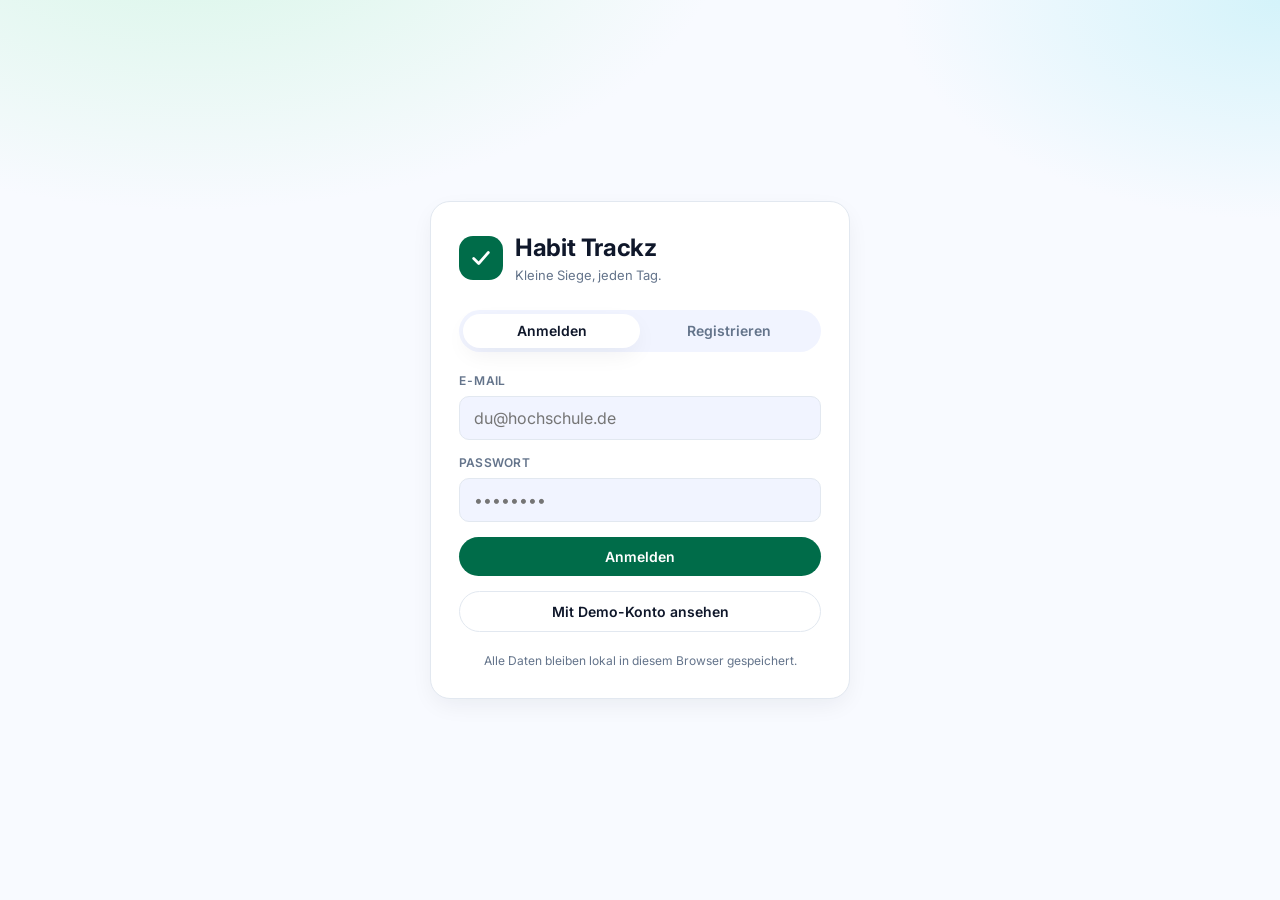
<file: habit-trackz/index.html>
<!DOCTYPE html>
<html lang="de">
<head>
  <meta charset="UTF-8" />
  <meta name="viewport" content="width=device-width, initial-scale=1.0" />
  <title>Habit Trackz</title>
  <link rel="preconnect" href="https://fonts.googleapis.com" />
  <link rel="preconnect" href="https://fonts.gstatic.com" crossorigin />
  <link href="https://fonts.googleapis.com/css2?family=Inter:wght@400;500;600;700&display=swap" rel="stylesheet" />
  <link rel="stylesheet" href="css/styles.css" />
</head>
<body>

<!-- ======================= AUTH ======================= -->
<div id="auth-screen" class="auth-screen">
  <div class="auth-card">
    <div class="brand">
      <div class="brand-mark" aria-hidden="true">
        <svg viewBox="0 0 24 24" width="22" height="22" fill="none" stroke="currentColor" stroke-width="3" stroke-linecap="round" stroke-linejoin="round"><polyline points="4 12.5 9.5 18 20 6"/></svg>
      </div>
      <div>
        <h1>Habit Trackz</h1>
        <p class="brand-sub">Kleine Siege, jeden Tag.</p>
      </div>
    </div>

    <div class="tabs" role="tablist">
      <button class="tab is-active" data-auth-tab="login" role="tab">Anmelden</button>
      <button class="tab" data-auth-tab="register" role="tab">Registrieren</button>
    </div>

    <!-- Login -->
    <form id="login-form" class="auth-form" novalidate>
      <label class="field">
        <span>E-Mail</span>
        <input type="email" name="email" autocomplete="email" placeholder="du@hochschule.de" required />
      </label>
      <label class="field">
        <span>Passwort</span>
        <input type="password" name="password" autocomplete="current-password" placeholder="••••••••" required />
      </label>
      <p class="form-error" id="login-error" role="alert" hidden></p>
      <button type="submit" class="btn btn-primary btn-block">Anmelden</button>
      <button type="button" class="btn btn-ghost btn-block" id="demo-login">Mit Demo-Konto ansehen</button>
    </form>

    <!-- Registrierung -->
    <form id="register-form" class="auth-form" hidden novalidate>
      <label class="field">
        <span>Name</span>
        <input type="text" name="name" autocomplete="name" placeholder="Vorname Nachname" required />
      </label>
      <label class="field">
        <span>E-Mail</span>
        <input type="email" name="email" autocomplete="email" placeholder="du@hochschule.de" required />
      </label>
      <label class="field">
        <span>Geburtstag</span>
        <input type="date" name="birthday" />
      </label>
      <label class="field">
        <span>Passwort</span>
        <input type="password" name="password" autocomplete="new-password" placeholder="min. 8 Zeichen, 1 Ziffer" required />
        <small class="hint">Mindestens 8 Zeichen und eine Ziffer oder ein Sonderzeichen.</small>
      </label>
      <label class="checkbox">
        <input type="checkbox" name="demo" checked />
        <span>Beispiel-Gewohnheiten mit Verlauf anlegen</span>
      </label>
      <p class="form-error" id="register-error" role="alert" hidden></p>
      <button type="submit" class="btn btn-primary btn-block">Konto erstellen</button>
    </form>

    <p class="auth-note">Alle Daten bleiben lokal in diesem Browser gespeichert.</p>
  </div>
</div>

<!-- ======================= APP ======================= -->
<div id="app" class="app" hidden>

  <header class="topbar">
    <div class="brand brand-sm">
      <div class="brand-mark" aria-hidden="true">
        <svg viewBox="0 0 24 24" width="18" height="18" fill="none" stroke="currentColor" stroke-width="3" stroke-linecap="round" stroke-linejoin="round"><polyline points="4 12.5 9.5 18 20 6"/></svg>
      </div>
      <div>
        <strong>Habit Trackz</strong>
        <span class="topbar-view" id="view-label">Dashboard</span>
      </div>
    </div>
    <div class="topbar-actions">
      <button class="icon-btn" id="theme-toggle" title="Hell / Dunkel umschalten" aria-label="Design umschalten">🌙</button>
      <button class="icon-btn avatar" id="account-btn" aria-label="Konto">👤</button>
    </div>
  </header>

  <main class="content">

    <!-- ---------- Dashboard ---------- -->
    <section class="view" id="view-dashboard">
      <p class="eyebrow">Tagesübersicht</p>
      <h2 class="page-title" id="today-title">Heute</h2>

      <div class="card week-strip" id="week-strip"></div>

      <div class="card momentum">
        <div class="momentum-text">
          <p class="eyebrow">Momentum</p>
          <p class="big-number"><span id="consistency-value">0</span><span class="percent">%</span> <span class="muted">Konsistenz</span></p>
          <p class="streak-line">🔥 <span id="best-streak">0</span> Tage längster aktiver Streak</p>
        </div>
        <div class="ring-wrap">
          <svg class="ring" viewBox="0 0 120 120" aria-hidden="true">
            <circle class="ring-track" cx="60" cy="60" r="52" />
            <circle class="ring-fill" id="ring-fill" cx="60" cy="60" r="52" />
          </svg>
          <span class="ring-label" id="ring-label">0/0</span>
        </div>
      </div>

      <div class="stat-row">
        <div class="stat stat-done">
          <span class="stat-icon">✓</span>
          <div><p class="stat-label">Erledigt</p><p class="stat-value" id="count-done">0 Habits</p></div>
        </div>
        <div class="stat stat-todo">
          <span class="stat-icon">◷</span>
          <div><p class="stat-label">Offen</p><p class="stat-value" id="count-todo">0 Habits</p></div>
        </div>
      </div>

      <div class="card quote">
        <p class="eyebrow accent">Gedanke des Tages</p>
        <p class="quote-text" id="quote-text">Kleine Erfolge summieren sich leise zu großen Veränderungen.</p>
      </div>

      <div class="section-head">
        <h3>Heute fällig <span class="pill" id="today-total">0</span></h3>
        <button class="link-btn" data-nav="habits">Alle ansehen →</button>
      </div>
      <div id="today-open"></div>

      <details class="done-section" id="done-section" open>
        <summary>Erledigt <span class="pill" id="done-count-pill">0</span></summary>
        <div id="today-done"></div>
      </details>

      <div class="card cta" id="cta-create">
        <div class="cta-icon">＋</div>
        <div class="cta-text">
          <strong>Neue Gewohnheit anlegen</strong>
          <span>In unter 20 Sekunden eingerichtet</span>
        </div>
        <button class="btn btn-primary" data-open-editor>Erstellen</button>
      </div>

      <div class="card">
        <div class="section-head tight">
          <h3>Konsistenz der letzten 12 Wochen</h3>
        </div>
        <div class="heatmap" id="heatmap"></div>
        <div class="heatmap-legend">
          <span>weniger</span>
          <i class="hm-cell level-0"></i><i class="hm-cell level-1"></i><i class="hm-cell level-2"></i><i class="hm-cell level-3"></i><i class="hm-cell level-4"></i>
          <span>mehr</span>
        </div>
      </div>
    </section>

    <!-- ---------- Habits ---------- -->
    <section class="view" id="view-habits" hidden>
      <p class="eyebrow">Übersicht</p>
      <h2 class="page-title">Alle Gewohnheiten</h2>

      <div class="search-wrap">
        <span class="search-icon">🔍</span>
        <input type="search" id="habit-search" placeholder="Gewohnheit suchen…" aria-label="Gewohnheiten durchsuchen" />
      </div>

      <div class="chips" id="category-chips"></div>

      <div id="habit-groups"></div>

      <div class="empty" id="habits-empty" hidden>
        <p>Keine Gewohnheit gefunden.</p>
        <button class="btn btn-primary" data-open-editor>Neue Gewohnheit</button>
      </div>
    </section>

    <!-- ---------- Account ---------- -->
    <section class="view" id="view-account" hidden>
      <p class="eyebrow">Profil</p>
      <h2 class="page-title">Konto</h2>

      <div class="card profile">
        <div class="profile-avatar" id="profile-initials">··</div>
        <div>
          <strong id="profile-name">—</strong>
          <span class="muted" id="profile-email">—</span>
          <span class="muted" id="profile-birthday"></span>
        </div>
      </div>

      <div class="stat-grid">
        <div class="card mini-stat"><p class="mini-value" id="stat-habits">0</p><p class="mini-label">Gewohnheiten</p></div>
        <div class="card mini-stat"><p class="mini-value" id="stat-completions">0</p><p class="mini-label">Abhakungen</p></div>
        <div class="card mini-stat"><p class="mini-value" id="stat-longest">0</p><p class="mini-label">Längster Streak</p></div>
        <div class="card mini-stat"><p class="mini-value" id="stat-consistency">0%</p><p class="mini-label">Konsistenz 30 T.</p></div>
      </div>

      <div class="card settings">
        <h3>Einstellungen</h3>
        <label class="switch-row">
          <span><strong>Dunkles Design</strong><small>Schwarz mit blauen Akzenten</small></span>
          <input type="checkbox" id="setting-theme" class="switch" />
        </label>
        <label class="switch-row">
          <span><strong>Ton beim Abhaken</strong><small>Kurzes „Pling“ als Bestätigung</small></span>
          <input type="checkbox" id="setting-sound" class="switch" />
        </label>
        <label class="switch-row">
          <span><strong>Erinnerungen</strong><small>Benachrichtigungen vor der geplanten Zeit</small></span>
          <input type="checkbox" id="setting-notifications" class="switch" />
        </label>
      </div>

      <div class="card settings">
        <h3>Daten</h3>
        <div class="button-row">
          <button class="btn btn-ghost" id="export-data">Daten als JSON kopieren</button>
          <button class="btn btn-ghost" id="seed-data">Demo-Daten neu laden</button>
          <button class="btn btn-danger-ghost" id="logout-btn">Abmelden</button>
        </div>
      </div>
      <p class="auth-note">Habit Trackz · Einführung in Software Engineering</p>
    </section>

  </main>

  <nav class="bottom-nav">
    <button class="nav-item is-active" data-nav="dashboard"><span>▦</span>Dashboard</button>
    <button class="nav-item" data-nav="habits"><span>☰</span>Habits</button>
    <button class="fab" data-open-editor aria-label="Neue Gewohnheit">＋</button>
    <button class="nav-item" data-nav="account"><span>👤</span>Konto</button>
  </nav>
</div>

<!-- ======================= EDITOR ======================= -->
<div class="sheet-backdrop" id="editor-backdrop" hidden>
  <div class="sheet" role="dialog" aria-modal="true" aria-labelledby="editor-title">
    <header class="sheet-head">
      <button class="btn btn-ghost btn-sm" id="editor-cancel">Abbrechen</button>
      <h3 id="editor-title">Neue Gewohnheit</h3>
      <button class="btn btn-primary btn-sm" id="editor-save">Speichern</button>
    </header>

    <form id="habit-form" class="sheet-body" novalidate>
      <input type="hidden" name="id" />

      <label class="field">
        <span>Name <em class="req">Pflichtfeld</em></span>
        <input type="text" name="name" placeholder="z. B. 15 min Meditation" required />
      </label>

      <div class="field">
        <span>Kategorie</span>
        <div class="chips" id="editor-categories"></div>
      </div>

      <div class="field">
        <span>Symbol</span>
        <div class="icon-grid" id="editor-icons"></div>
      </div>

      <div class="grid-2">
        <label class="field">
          <span>Uhrzeit</span>
          <input type="time" name="time" value="08:00" />
        </label>
        <label class="field">
          <span>Dauer (Minuten)</span>
          <input type="number" name="duration" min="1" max="600" value="15" />
        </label>
      </div>

      <div class="field">
        <span>Erinnerung</span>
        <div class="chips" id="editor-reminders"></div>
      </div>

      <div class="field">
        <span>Wiederholung</span>
        <div class="chips" id="editor-presets"></div>
        <div class="day-row" id="editor-days"></div>
      </div>

      <div class="grid-2">
        <label class="field">
          <span>Ziel (optional)</span>
          <input type="number" name="target" min="1" placeholder="z. B. 2500" />
        </label>
        <label class="field">
          <span>Einheit</span>
          <input type="text" name="unit" placeholder="ml, Seiten, …" />
        </label>
      </div>

      <label class="field">
        <span>Notizen</span>
        <textarea name="notes" rows="3" maxlength="200" placeholder="z. B. direkt nach dem Kaffee"></textarea>
      </label>

      <p class="form-error" id="editor-error" role="alert" hidden></p>

      <button type="button" class="btn btn-danger-ghost btn-block" id="editor-delete" hidden>Gewohnheit löschen</button>
    </form>
  </div>
</div>

<!-- Bestaetigungsdialog (ersetzt confirm(), das in eingebetteten Seiten nicht laeuft) -->
<div class="confirm-backdrop" id="confirm-backdrop" hidden>
  <div class="confirm-box" role="alertdialog" aria-modal="true" aria-labelledby="confirm-text">
    <p id="confirm-text"></p>
    <div class="confirm-actions">
      <button type="button" class="btn btn-ghost" id="confirm-no">Abbrechen</button>
      <button type="button" class="btn btn-danger-ghost" id="confirm-yes">Bestätigen</button>
    </div>
  </div>
</div>

<!-- Snackbar fuer Undo -->
<div class="snackbar" id="snackbar" hidden>
  <span id="snackbar-text"></span>
  <button class="snackbar-action" id="snackbar-action">Rückgängig</button>
</div>

<script src="js/streak.js"></script>
<script src="js/store.js"></script>
<script src="js/app.js"></script>
</body>
</html>
</file>
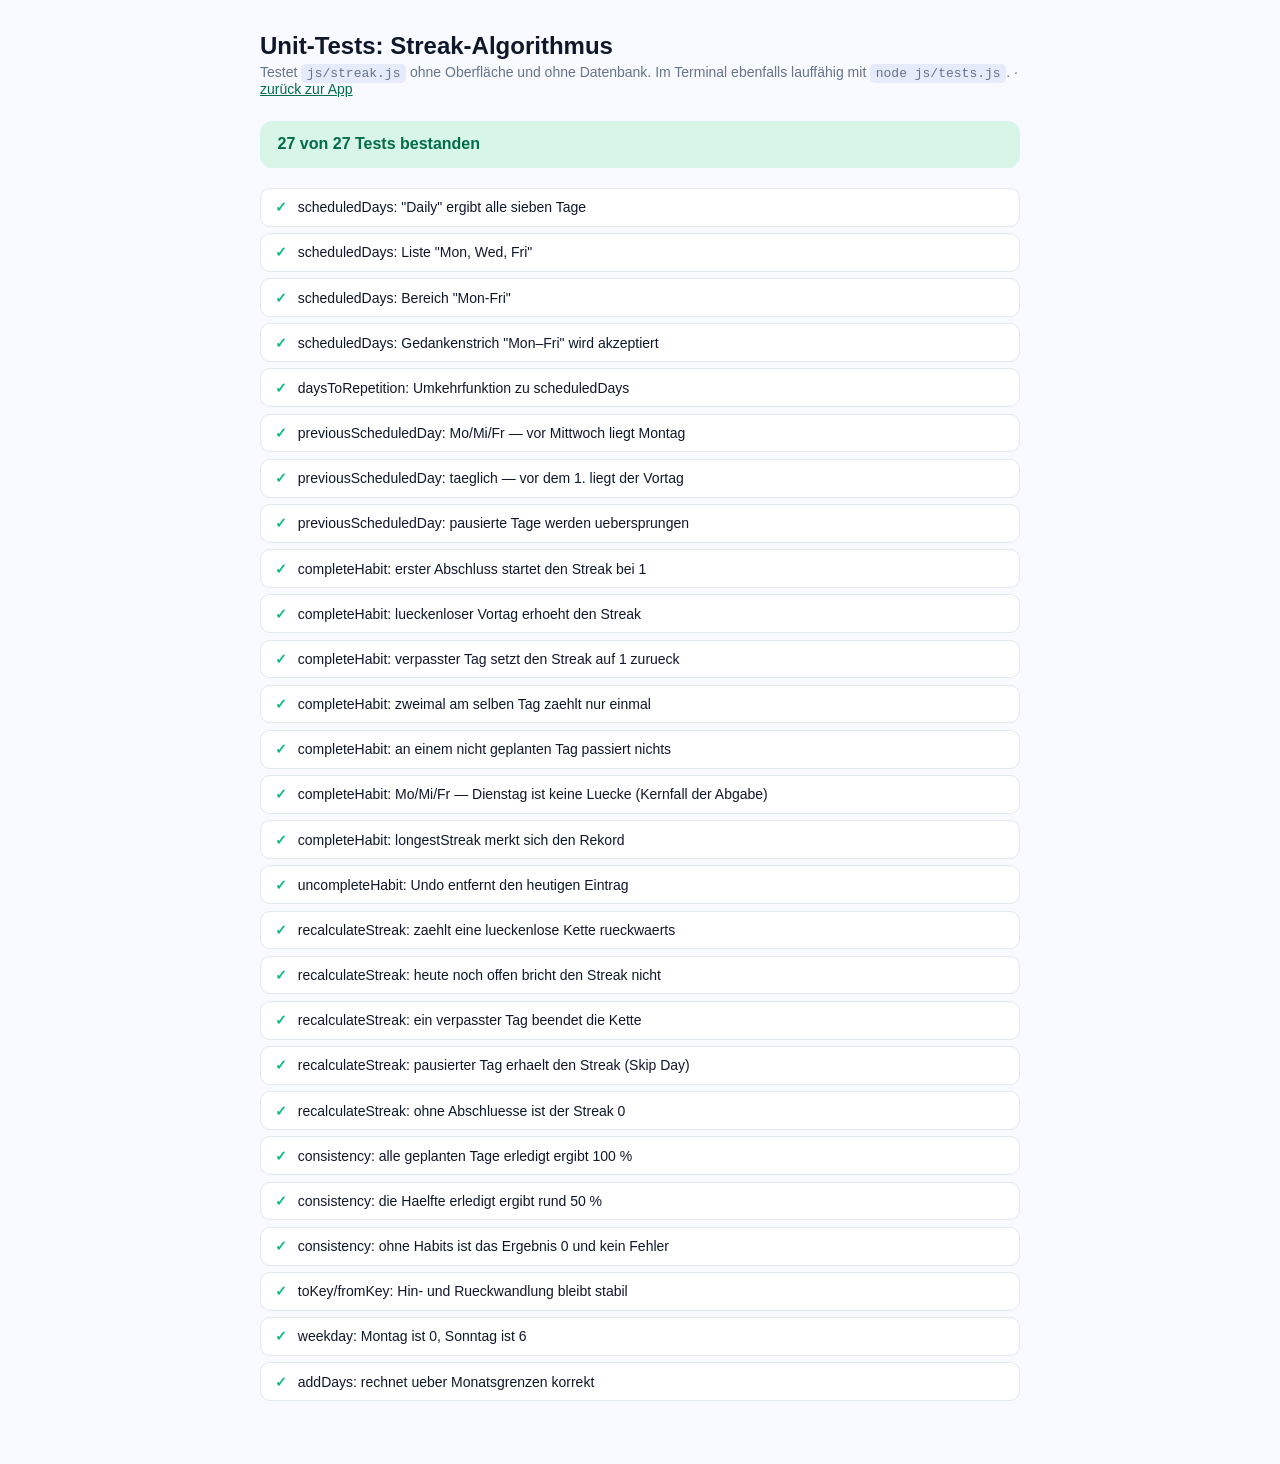
<file: habit-trackz/tests.html>
<!DOCTYPE html>
<html lang="de">
<head>
  <meta charset="UTF-8" />
  <meta name="viewport" content="width=device-width, initial-scale=1.0" />
  <title>Habit Trackz — Tests</title>
  <style>
    body {
      font-family: 'Inter', -apple-system, BlinkMacSystemFont, 'Segoe UI', Roboto, sans-serif;
      max-width: 760px; margin: 0 auto; padding: 2rem 1.25rem 4rem;
      background: #f8faff; color: #0f172a;
    }
    h1 { font-size: 1.5rem; margin: 0 0 0.25rem; }
    .sub { color: #64748b; font-size: 0.875rem; margin: 0 0 1.5rem; }
    .summary {
      border-radius: 0.75rem; padding: 0.9rem 1.1rem; font-weight: 600;
      margin-bottom: 1.25rem;
    }
    .summary.pass { background: #d7f6e7; color: #006c49; }
    .summary.fail { background: #ffdad6; color: #ba1a1a; }
    ul { list-style: none; padding: 0; margin: 0; display: flex; flex-direction: column; gap: 0.4rem; }
    li {
      display: flex; gap: 0.7rem; align-items: flex-start;
      background: #fff; border: 1px solid #e2e8f0; border-radius: 0.625rem;
      padding: 0.65rem 0.85rem; font-size: 0.875rem;
    }
    li.fail { border-color: #ffdad6; background: #fff6f5; }
    .mark { font-weight: 700; }
    li.pass .mark { color: #10b981; }
    li.fail .mark { color: #ba1a1a; }
    small { display: block; color: #ba1a1a; margin-top: 0.2rem; }
    a { color: #006c49; }
    code { background: #e6ebfb; padding: 0.1rem 0.35rem; border-radius: 0.3rem; font-size: 0.8125rem; }
  </style>
</head>
<body>
  <h1>Unit-Tests: Streak-Algorithmus</h1>
  <p class="sub">
    Testet <code>js/streak.js</code> ohne Oberfläche und ohne Datenbank.
    Im Terminal ebenfalls lauffähig mit <code>node js/tests.js</code>.
    · <a href="index.html">zurück zur App</a>
  </p>
  <p class="summary" id="summary">Tests laufen …</p>
  <ul id="results"></ul>

  <script src="js/streak.js"></script>
  <script src="js/tests.js"></script>
</body>
</html>
</file>
<file: habit-trackz/css/styles.css>
/* =============================================================================
 * Habit Trackz — Design "Kinetic Clarity"
 * Light Mode: Weiss mit gruenen Akzenten · Dark Mode: Schwarz mit blauen Akzenten
 * ========================================================================== */

:root {
  --bg: #f8faff;
  --surface: #ffffff;
  --surface-2: #f1f4ff;
  --surface-3: #e6ebfb;
  --text: #0f172a;
  --muted: #64748b;
  --border: #e2e8f0;
  --primary: #10b981;
  --primary-deep: #006c49;
  --primary-soft: #d7f6e7;
  --accent: #06b6d4;
  --accent-soft: #d4f3fa;
  --danger: #ba1a1a;
  --danger-soft: #ffdad6;
  --shadow: 0 8px 24px -4px rgba(15, 23, 42, 0.07);
  --radius: 0.75rem;
  --radius-lg: 1rem;
  --font: 'Inter', -apple-system, BlinkMacSystemFont, 'Segoe UI', Roboto, sans-serif;
  color-scheme: light;
}

[data-theme='dark'] {
  --bg: #090d16;
  --surface: #0f172a;
  --surface-2: #131c30;
  --surface-3: #1b263f;
  --text: #f8fafc;
  --muted: #94a3b8;
  --border: #1e293b;
  --primary: #3b82f6;
  --primary-deep: #60a5fa;
  --primary-soft: #16294a;
  --accent: #06b6d4;
  --accent-soft: #0b3443;
  --danger: #f87171;
  --danger-soft: #3a1414;
  --shadow: 0 8px 24px -4px rgba(0, 0, 0, 0.45);
  color-scheme: dark;
}

* { box-sizing: border-box; }

html, body {
  margin: 0;
  padding: 0;
  background: var(--bg);
  color: var(--text);
  font-family: var(--font);
  font-size: 16px;
  line-height: 1.5;
  -webkit-font-smoothing: antialiased;
}

body { font-variant-numeric: tabular-nums; }

h1, h2, h3 { margin: 0; letter-spacing: -0.015em; }
p { margin: 0; }
button { font-family: inherit; cursor: pointer; }
input, textarea, select { font-family: inherit; font-size: 1rem; color: var(--text); }
[hidden] { display: none !important; }

.muted { color: var(--muted); font-weight: 400; }

/* ---------------------------------------------------------------- Buttons */
.btn {
  border: 0;
  border-radius: 999px;
  padding: 0.7rem 1.25rem;
  font-size: 0.875rem;
  font-weight: 600;
  transition: transform 0.12s ease, background 0.15s ease, opacity 0.15s ease;
}
.btn:active { transform: scale(0.97); }
.btn-primary { background: var(--primary-deep); color: #fff; }
[data-theme='dark'] .btn-primary { background: var(--primary); color: #061018; }
.btn-ghost { background: transparent; color: var(--text); border: 1px solid var(--border); }
.btn-ghost:hover { background: var(--surface-2); }
.btn-danger-ghost { background: var(--danger-soft); color: var(--danger); }
.btn-block { width: 100%; }
.btn-sm { padding: 0.45rem 0.9rem; font-size: 0.8125rem; }

.icon-btn {
  width: 40px; height: 40px;
  border-radius: 999px;
  border: 1px solid var(--border);
  background: var(--surface);
  font-size: 1rem;
  display: grid; place-items: center;
}
.icon-btn.avatar { background: var(--primary-deep); border-color: transparent; }
[data-theme='dark'] .icon-btn.avatar { background: var(--primary); }

.link-btn {
  background: none; border: 0; padding: 0;
  color: var(--primary-deep); font-weight: 600; font-size: 0.875rem;
}
[data-theme='dark'] .link-btn { color: var(--primary); }

/* ------------------------------------------------------------------- Auth */
.auth-screen {
  min-height: 100vh;
  display: grid;
  place-items: center;
  padding: 1.5rem;
  background:
    radial-gradient(900px 500px at 15% -10%, var(--primary-soft), transparent 60%),
    radial-gradient(700px 400px at 100% 0%, var(--accent-soft), transparent 55%),
    var(--bg);
}
.auth-card {
  width: 100%; max-width: 420px;
  background: var(--surface);
  border: 1px solid var(--border);
  border-radius: 1.25rem;
  box-shadow: var(--shadow);
  padding: 1.75rem;
}
.brand { display: flex; align-items: center; gap: 0.75rem; margin-bottom: 1.5rem; }
.brand h1 { font-size: 1.5rem; font-weight: 700; }
.brand-sub { color: var(--muted); font-size: 0.8125rem; }
.brand-mark {
  width: 44px; height: 44px; flex: none;
  border-radius: 0.875rem;
  background: var(--primary-deep); color: #fff;
  display: grid; place-items: center;
}
[data-theme='dark'] .brand-mark { background: var(--primary); color: #061018; }

.tabs {
  display: grid; grid-template-columns: 1fr 1fr;
  background: var(--surface-2);
  border-radius: 999px; padding: 4px; margin-bottom: 1.25rem;
}
.tab {
  border: 0; background: transparent; color: var(--muted);
  padding: 0.55rem; border-radius: 999px; font-weight: 600; font-size: 0.875rem;
}
.tab.is-active { background: var(--surface); color: var(--text); box-shadow: var(--shadow); }

.auth-form { display: flex; flex-direction: column; gap: 0.9rem; }
.field { display: flex; flex-direction: column; gap: 0.35rem; }
.field > span {
  font-size: 0.75rem; font-weight: 600; letter-spacing: 0.02em;
  text-transform: uppercase; color: var(--muted);
  display: flex; justify-content: space-between; align-items: center;
}
.field .req { font-style: normal; text-transform: none; letter-spacing: 0; font-weight: 500; }
.field input, .field textarea {
  border: 1px solid var(--border);
  background: var(--surface-2);
  border-radius: 0.625rem;
  padding: 0.7rem 0.85rem;
  outline: none;
  transition: border-color 0.15s ease, background 0.15s ease;
}
.field input:focus, .field textarea:focus { border-color: var(--primary); background: var(--surface); }
.field textarea { resize: vertical; }
.hint { color: var(--muted); font-size: 0.75rem; }

.checkbox { display: flex; gap: 0.6rem; align-items: center; font-size: 0.875rem; color: var(--muted); }
.checkbox input { width: 18px; height: 18px; accent-color: var(--primary); }

.form-error {
  background: var(--danger-soft); color: var(--danger);
  border-radius: 0.625rem; padding: 0.6rem 0.8rem; font-size: 0.8125rem; font-weight: 500;
}
.auth-note { text-align: center; color: var(--muted); font-size: 0.75rem; margin-top: 1.25rem; }

/* -------------------------------------------------------------- App-Shell */
.app { max-width: 540px; margin: 0 auto; padding-bottom: 6rem; }

.topbar {
  position: sticky; top: env(safe-area-inset-top, 0px); z-index: 20;
  display: flex; align-items: center; justify-content: space-between;
  padding: 0.75rem 1rem;
  background: color-mix(in srgb, var(--bg) 85%, transparent);
  backdrop-filter: blur(12px);
  border-bottom: 1px solid var(--border);
}
.brand-sm { margin: 0; gap: 0.625rem; }
.brand-sm .brand-mark { width: 36px; height: 36px; border-radius: 0.7rem; }
.brand-sm strong { display: block; font-size: 1rem; }
.topbar-view { font-size: 0.75rem; color: var(--muted); }
.topbar-actions { display: flex; gap: 0.5rem; }

.content { padding: 1rem; display: block; }
.view { display: flex; flex-direction: column; gap: 1rem; }

.eyebrow {
  font-size: 0.6875rem; font-weight: 600; letter-spacing: 0.05em;
  text-transform: uppercase; color: var(--muted);
}
.eyebrow.accent { color: var(--primary); }
.page-title { font-size: 1.75rem; font-weight: 700; margin-top: -0.5rem; }

.card {
  background: var(--surface);
  border: 1px solid var(--border);
  border-radius: var(--radius-lg);
  padding: 1rem;
}

.section-head { display: flex; align-items: center; justify-content: space-between; margin-top: 0.25rem; }
.section-head.tight { margin: 0 0 0.75rem; }
.section-head h3 { font-size: 1.0625rem; display: flex; align-items: center; gap: 0.5rem; }

.pill {
  background: var(--surface-3); color: var(--muted);
  border-radius: 999px; padding: 0.1rem 0.5rem;
  font-size: 0.75rem; font-weight: 600;
}

/* ------------------------------------------------------------ Wochenleiste */
.week-strip { display: grid; grid-template-columns: repeat(7, 1fr); gap: 0.25rem; padding: 0.75rem 0.5rem; }
.week-day {
  display: flex; flex-direction: column; align-items: center; gap: 0.15rem;
  padding: 0.4rem 0; border-radius: 0.75rem;
}
.week-day small { font-size: 0.6875rem; color: var(--muted); font-weight: 600; }
.week-day b { font-size: 0.9375rem; font-weight: 600; }
.week-day .dot { width: 5px; height: 5px; border-radius: 999px; background: var(--border); }
.week-day .dot.filled { background: var(--primary); }
.week-day.is-today { background: var(--primary-deep); color: #fff; }
.week-day.is-today small, .week-day.is-today b { color: #fff; }
.week-day.is-today .dot { background: #fff; }
[data-theme='dark'] .week-day.is-today { background: var(--primary); color: #061018; }
[data-theme='dark'] .week-day.is-today small, [data-theme='dark'] .week-day.is-today b { color: #061018; }

/* ---------------------------------------------------------------- Momentum */
.momentum { display: flex; align-items: center; justify-content: space-between; gap: 1rem; }
.big-number { font-size: 2.25rem; font-weight: 700; letter-spacing: -0.03em; line-height: 1.1; }
.big-number .percent { font-size: 1.5rem; }
.big-number .muted { font-size: 0.9375rem; }
.streak-line { font-size: 0.8125rem; color: var(--primary-deep); font-weight: 600; margin-top: 0.35rem; }
[data-theme='dark'] .streak-line { color: var(--primary); }

.ring-wrap { position: relative; width: 96px; height: 96px; flex: none; }
.ring { width: 96px; height: 96px; transform: rotate(-90deg); }
.ring circle { fill: none; stroke-width: 9; stroke-linecap: round; }
.ring-track { stroke: var(--surface-3); }
.ring-fill {
  stroke: var(--primary);
  stroke-dasharray: 327;
  stroke-dashoffset: 327;
  transition: stroke-dashoffset 0.6s cubic-bezier(0.3, 0.9, 0.3, 1);
}
.ring-label {
  position: absolute; inset: 0;
  display: grid; place-items: center;
  font-size: 0.9375rem; font-weight: 700;
}

.stat-row { display: grid; grid-template-columns: 1fr 1fr; gap: 0.75rem; }
.stat {
  display: flex; align-items: center; gap: 0.7rem;
  border-radius: var(--radius); padding: 0.85rem;
  border: 1px solid var(--border);
}
.stat-done { background: var(--primary-soft); border-color: transparent; }
.stat-todo { background: var(--surface-2); }
.stat-icon {
  width: 34px; height: 34px; flex: none;
  border-radius: 999px; background: var(--surface);
  display: grid; place-items: center; font-size: 0.9rem; font-weight: 700;
  color: var(--primary-deep);
}
[data-theme='dark'] .stat-icon { color: var(--primary); }
.stat-label { font-size: 0.75rem; color: var(--muted); }
.stat-value { font-size: 1rem; font-weight: 700; }
.stat-done .stat-label { color: var(--primary-deep); }
[data-theme='dark'] .stat-done .stat-label { color: var(--primary); }

.quote { background: linear-gradient(135deg, var(--primary-deep), #0b4f6c); border: 0; color: #fff; }
.quote .eyebrow { color: #9ef4cd; }
[data-theme='dark'] .quote { background: linear-gradient(135deg, #16294a, #0b3443); }
.quote-text { font-size: 1.0625rem; font-weight: 600; margin-top: 0.3rem; line-height: 1.35; }

/* ------------------------------------------------------------- Habit-Karte */
.habit {
  display: flex; align-items: flex-start; gap: 0.75rem;
  background: var(--surface);
  border: 1px solid var(--border);
  border-radius: var(--radius);
  padding: 0.8rem 0.9rem;
  margin-bottom: 0.5rem;
  transition: opacity 0.35s ease, transform 0.35s ease, background 0.2s ease;
}
.habit.is-leaving { opacity: 0; transform: translateX(14px) scale(0.98); }
.habit.is-done { background: var(--surface-2); }
.habit.is-done .habit-name { text-decoration: line-through; color: var(--muted); }

.check {
  width: 26px; height: 26px; flex: none; margin-top: 2px;
  border-radius: 999px;
  border: 1.5px solid var(--border);
  background: transparent;
  display: grid; place-items: center;
  color: transparent; font-size: 0.8rem; font-weight: 700;
  transition: background 0.18s ease, border-color 0.18s ease, transform 0.18s ease;
}
.check:hover { border-color: var(--primary); }
.check.is-checked {
  background: var(--primary); border-color: var(--primary); color: #fff; transform: scale(1.04);
}
[data-theme='dark'] .check.is-checked { color: #061018; }

.habit-body { flex: 1; min-width: 0; }
.habit-name { font-size: 0.9375rem; font-weight: 600; display: flex; align-items: center; gap: 0.4rem; }
.habit-meta {
  display: flex; flex-wrap: wrap; gap: 0.4rem 0.6rem;
  margin-top: 0.35rem; font-size: 0.75rem; color: var(--muted);
}
.tag {
  border-radius: 999px; padding: 0.1rem 0.5rem;
  font-size: 0.6875rem; font-weight: 600;
  background: var(--surface-3); color: var(--muted);
}
.tag.cat { background: var(--primary-soft); color: var(--primary-deep); }
[data-theme='dark'] .tag.cat { background: var(--primary-soft); color: var(--primary); }
.tag.streak { background: var(--accent-soft); color: #0a6d80; }
[data-theme='dark'] .tag.streak { color: var(--accent); }

.habit-actions { display: flex; gap: 0.25rem; align-items: center; }
.mini-btn {
  border: 0; background: transparent; color: var(--muted);
  width: 30px; height: 30px; border-radius: 999px; font-size: 0.875rem;
}
.mini-btn:hover { background: var(--surface-2); color: var(--text); }

.progress-bar { height: 5px; border-radius: 999px; background: var(--surface-3); margin-top: 0.5rem; overflow: hidden; }
.progress-bar i { display: block; height: 100%; background: var(--primary); border-radius: 999px; transition: width 0.3s ease; }

.done-section > summary {
  cursor: pointer; list-style: none;
  font-size: 0.9375rem; font-weight: 600;
  display: flex; align-items: center; gap: 0.5rem;
  padding: 0.25rem 0 0.75rem;
}
.done-section > summary::-webkit-details-marker { display: none; }
.done-section > summary::before { content: '▾'; color: var(--muted); font-size: 0.75rem; }
.done-section:not([open]) > summary::before { content: '▸'; }

.cta { display: flex; align-items: center; gap: 0.75rem; background: var(--surface-2); }
.cta-icon {
  width: 42px; height: 42px; flex: none; border-radius: 999px;
  background: var(--primary-deep); color: #fff;
  display: grid; place-items: center; font-size: 1.25rem; font-weight: 600;
}
[data-theme='dark'] .cta-icon { background: var(--primary); color: #061018; }
.cta-text { flex: 1; display: flex; flex-direction: column; }
.cta-text span { font-size: 0.75rem; color: var(--muted); }

/* ----------------------------------------------------------------- Heatmap */
.heatmap { display: grid; grid-auto-flow: column; grid-template-rows: repeat(7, 1fr); gap: 3px; overflow-x: auto; padding-bottom: 0.25rem; }
.hm-cell { width: 12px; height: 12px; border-radius: 3px; background: var(--surface-3); display: block; }
.hm-cell.level-1 { background: color-mix(in srgb, var(--primary) 28%, var(--surface-3)); }
.hm-cell.level-2 { background: color-mix(in srgb, var(--primary) 52%, var(--surface-3)); }
.hm-cell.level-3 { background: color-mix(in srgb, var(--primary) 76%, var(--surface-3)); }
.hm-cell.level-4 { background: var(--primary); }
.heatmap-legend {
  display: flex; align-items: center; gap: 4px;
  margin-top: 0.6rem; font-size: 0.6875rem; color: var(--muted);
}

/* -------------------------------------------------------------- Habits-Seite */
.search-wrap { position: relative; }
.search-wrap input {
  width: 100%;
  border: 1px solid var(--border); background: var(--surface-2);
  border-radius: 999px; padding: 0.7rem 1rem 0.7rem 2.4rem; outline: none;
}
.search-wrap input:focus { border-color: var(--primary); background: var(--surface); }
.search-icon { position: absolute; left: 0.9rem; top: 50%; transform: translateY(-50%); font-size: 0.875rem; opacity: 0.6; }

.chips { display: flex; flex-wrap: wrap; gap: 0.4rem; }
.chip {
  border: 1px solid var(--border); background: var(--surface);
  border-radius: 999px; padding: 0.4rem 0.8rem;
  font-size: 0.8125rem; font-weight: 600; color: var(--muted);
  transition: background 0.15s ease, color 0.15s ease, border-color 0.15s ease;
}
.chip:hover { border-color: var(--primary); }
.chip.is-active { background: var(--primary-deep); border-color: transparent; color: #fff; }
[data-theme='dark'] .chip.is-active { background: var(--primary); color: #061018; }

.group-head {
  display: flex; align-items: center; gap: 0.5rem;
  margin: 1.25rem 0 0.6rem; font-size: 0.9375rem; font-weight: 600;
}
.group-dot { width: 8px; height: 8px; border-radius: 999px; flex: none; }

.empty { text-align: center; color: var(--muted); padding: 2.5rem 1rem; display: flex; flex-direction: column; gap: 1rem; align-items: center; }

/* ---------------------------------------------------------------- Konto */
.profile { display: flex; align-items: center; gap: 0.9rem; }
.profile-avatar {
  width: 54px; height: 54px; flex: none; border-radius: 999px;
  background: var(--primary-deep); color: #fff;
  display: grid; place-items: center; font-weight: 700; font-size: 1.125rem;
}
[data-theme='dark'] .profile-avatar { background: var(--primary); color: #061018; }
.profile strong { display: block; font-size: 1.0625rem; }
.profile span { display: block; font-size: 0.8125rem; }

.stat-grid { display: grid; grid-template-columns: repeat(2, 1fr); gap: 0.75rem; }
.mini-stat { text-align: center; padding: 0.9rem 0.5rem; }
.mini-value { font-size: 1.5rem; font-weight: 700; }
.mini-label { font-size: 0.75rem; color: var(--muted); }

.settings h3 { font-size: 1rem; margin-bottom: 0.75rem; }
.switch-row {
  display: flex; align-items: center; justify-content: space-between; gap: 1rem;
  padding: 0.65rem 0; border-top: 1px solid var(--border);
}
.switch-row span strong { display: block; font-size: 0.9375rem; font-weight: 600; }
.switch-row span small { font-size: 0.75rem; color: var(--muted); }
.switch { width: 44px; height: 26px; flex: none; accent-color: var(--primary); cursor: pointer; }
.button-row { display: flex; flex-wrap: wrap; gap: 0.5rem; }

/* ------------------------------------------------------------ Bottom-Nav */
.bottom-nav {
  position: fixed; bottom: 0; left: 50%; transform: translateX(-50%);
  width: 100%; max-width: 540px; z-index: 30;
  display: grid; grid-template-columns: repeat(4, 1fr); align-items: center;
  padding: 0.5rem 0.75rem calc(0.5rem + env(safe-area-inset-bottom));
  background: color-mix(in srgb, var(--surface) 85%, transparent);
  backdrop-filter: blur(12px);
  border-top: 1px solid var(--border);
}
.nav-item {
  border: 0; background: transparent; color: var(--muted);
  display: flex; flex-direction: column; align-items: center; gap: 0.1rem;
  font-size: 0.6875rem; font-weight: 600; padding: 0.3rem 0;
}
.nav-item span { font-size: 1.05rem; }
.nav-item.is-active { color: var(--primary-deep); }
[data-theme='dark'] .nav-item.is-active { color: var(--primary); }
.fab {
  justify-self: center;
  width: 54px; height: 54px; border: 0; border-radius: 999px;
  background: var(--primary-deep); color: #fff; font-size: 1.5rem; font-weight: 400;
  box-shadow: var(--shadow); margin-top: -1.25rem;
  transition: transform 0.12s ease;
}
.fab:active { transform: scale(0.94); }
[data-theme='dark'] .fab { background: var(--primary); color: #061018; }

/* -------------------------------------------------------------- Editor */
.sheet-backdrop {
  position: fixed; inset: 0; z-index: 50;
  background: rgba(15, 23, 42, 0.45);
  display: flex; align-items: flex-end; justify-content: center;
  backdrop-filter: blur(3px);
}
.sheet {
  width: 100%; max-width: 540px; max-height: 92vh;
  background: var(--bg);
  border-radius: 1.25rem 1.25rem 0 0;
  display: flex; flex-direction: column;
  animation: slide-up 0.25s cubic-bezier(0.3, 0.9, 0.3, 1);
}
@keyframes slide-up { from { transform: translateY(24px); opacity: 0; } to { transform: none; opacity: 1; } }
.sheet-head {
  display: flex; align-items: center; justify-content: space-between; gap: 0.5rem;
  padding: 0.85rem 1rem; border-bottom: 1px solid var(--border);
}
.sheet-head h3 { font-size: 1rem; }
.sheet-body { padding: 1rem; overflow-y: auto; display: flex; flex-direction: column; gap: 1rem; }
.grid-2 { display: grid; grid-template-columns: 1fr 1fr; gap: 0.75rem; }

.icon-grid { display: grid; grid-template-columns: repeat(8, 1fr); gap: 0.4rem; }
.icon-option {
  aspect-ratio: 1; border: 1px solid var(--border); background: var(--surface);
  border-radius: 0.625rem; font-size: 1.1rem; display: grid; place-items: center;
}
.icon-option.is-active { background: var(--primary-deep); border-color: transparent; }
[data-theme='dark'] .icon-option.is-active { background: var(--primary); }

.day-row { display: grid; grid-template-columns: repeat(7, 1fr); gap: 0.35rem; margin-top: 0.5rem; }
.day-toggle {
  border: 1px solid var(--border); background: var(--surface);
  border-radius: 999px; padding: 0.5rem 0;
  font-size: 0.75rem; font-weight: 600; color: var(--muted);
}
.day-toggle.is-active { background: var(--primary-deep); border-color: transparent; color: #fff; }
[data-theme='dark'] .day-toggle.is-active { background: var(--primary); color: #061018; }

/* ------------------------------------------------- Bestaetigungsdialog */
.confirm-backdrop {
  position: fixed; inset: 0; z-index: 70;
  background: rgba(15, 23, 42, 0.5);
  display: grid; place-items: center; padding: 1rem;
  backdrop-filter: blur(3px);
}
.confirm-box {
  width: 100%; max-width: 360px;
  background: var(--surface);
  border: 1px solid var(--border);
  border-radius: 1rem; padding: 1.25rem;
  display: flex; flex-direction: column; gap: 1.1rem;
  animation: slide-up 0.2s ease;
}
.confirm-box p { font-size: 0.9375rem; }
.confirm-actions { display: flex; gap: 0.5rem; justify-content: flex-end; }

/* ------------------------------------------------------------- Snackbar */
.snackbar {
  position: fixed; bottom: 6rem; left: 50%; transform: translateX(-50%);
  z-index: 60; width: calc(100% - 2rem); max-width: 440px;
  display: flex; align-items: center; justify-content: space-between; gap: 1rem;
  background: #1f2937; color: #fff;
  border-radius: 0.75rem; padding: 0.75rem 1rem;
  font-size: 0.875rem; box-shadow: var(--shadow);
  animation: slide-up 0.2s ease;
}
[data-theme='dark'] .snackbar { background: var(--surface-3); }
.snackbar-action {
  border: 0; background: transparent; color: #4edea3;
  font-weight: 700; font-size: 0.875rem; white-space: nowrap;
}

/* ----------------------------------------------------------- Responsive */
@media (min-width: 600px) {
  .content { padding: 1.5rem; }
  .stat-grid { grid-template-columns: repeat(4, 1fr); }
}

@media (prefers-reduced-motion: reduce) {
  * { animation-duration: 0.01ms !important; transition-duration: 0.01ms !important; }
}
</file>
